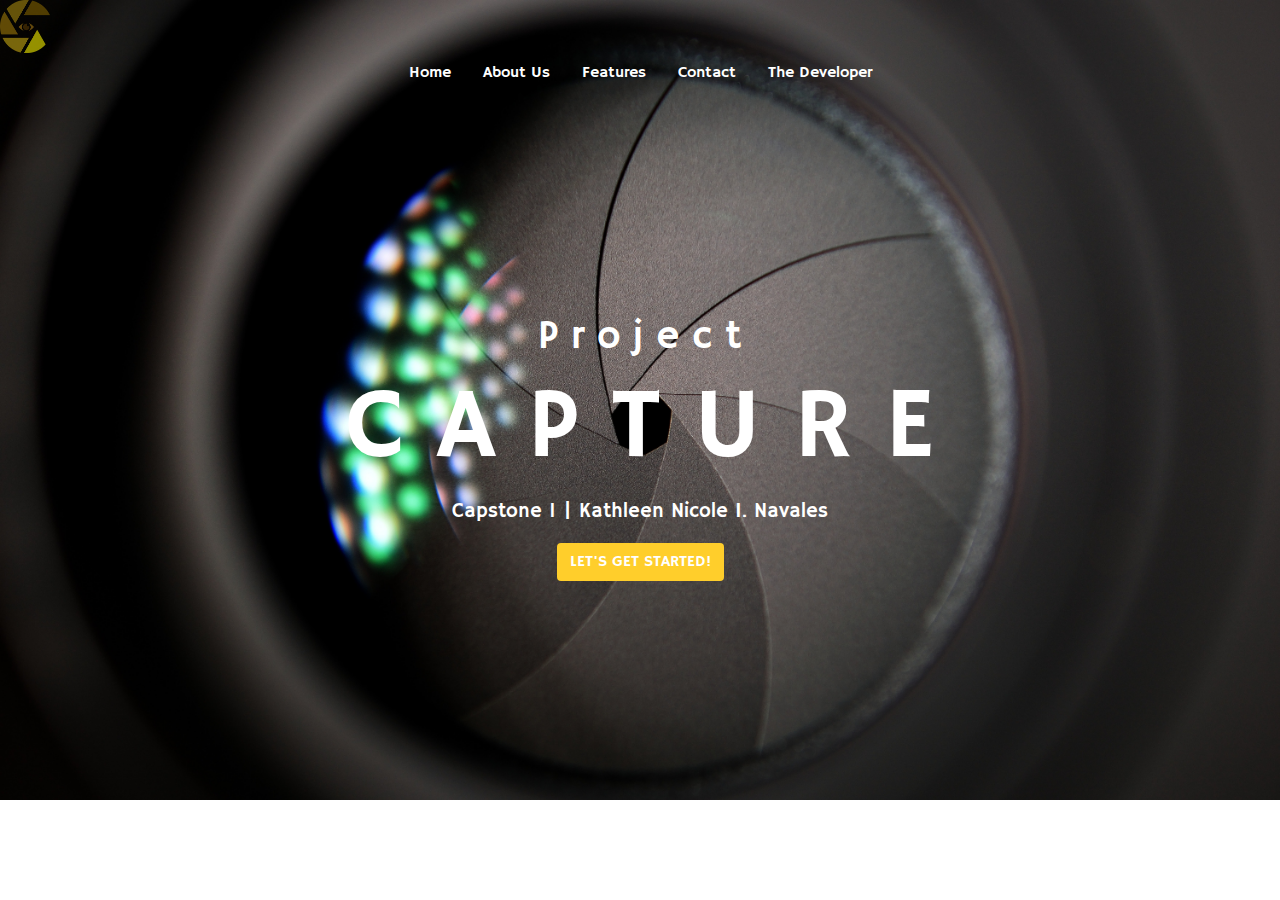
<file: index.html>
<!DOCTYPE html>
<html>
<head>
	<meta charset="utf-8">
	<meta name= "viewport" content= "width=device-width, initial-scale=1.0, maximum-scale=1.0">
	<meta http-equiv="1.0, maximum-scale=1.0">
	<meta http-equiv="X-UA-Compatible" content="IE-Edge">

	<title>Capture : Kathleen Navales</title>
	<link rel="shortcut icon" type="image/x-icon" href="assets/images/captureicon.png">
	<link href="https://fonts.googleapis.com/css?family=Hammersmith+One" rel="stylesheet">
	<link href="https://fonts.googleapis.com/css?family=Questrial" rel="stylesheet">
	<link rel="stylesheet" type="text/css" href="assets/styles/bootstrap.min.css">
	<link rel="stylesheet" type="text/css" href="assets/styles/style.css">
	<link rel="stylesheet" type="text/css" href="assets/styles/animate.css">
</head>

<body>


	<div id="my_landing_container"	>
		
		<!-- NAVIGATION BAR -->
		<header class="masthead mb-auto">
        <div class="inner">
          <a href="index.html"><img src="assets/images/captureicon.png" width="50px"></a>
         
		<nav class="nav nav-masthead justify-content-center">
		<a id="nav_buttons" class="nav-link active" target="_blank" href="home.html">Home</a>
		<a id="nav_buttons"  class="nav-link" href="about.html">About Us</a>
		<a id="nav_buttons" class="nav-link"  href="gallery.html">Features</a>
		<a id="nav_buttons"  class="nav-link" href="contact.html">Contact</a>
		<a id="nav_buttons"  class="nav-link" target="_blank" href="https://kathnavales.github.io/webportfolio/">The Developer</a>
		</nav>

        </div>
      </header>
      <!-- END OF NAVIGATION BAR -->

      	<!-- LANDING PAGE MESSAGE -->
		<main id ="my_land_page" role="main" class="inner cover">
			<h1 class="animated fadeInLeft delay-2s">P r o j e c t</h1>
			<h1 class="my_capture">C A P T U R E</h1>
			<p class="lead">Capstone 1 | Kathleen Nicole I. Navales</p>
			<p class="lead">
				<a id="my_land_btn" href="home.html" class="btn btn-md animated bounceIn delay-3s"" >LET'S GET STARTED!</a>
			</p>
		</main>

	</div>

</body>

	<script src="https://code.jquery.com/jquery-3.3.1.slim.min.js" integrity="sha384-q8i/X+965DzO0rT7abK41JStQIAqVgRVzpbzo5smXKp4YfRvH+8abtTE1Pi6jizo" crossorigin="anonymous"></script>
	<script type="text/javascript" src="assets/js/jquery-3.3.1.min.js"></script>
	<script type="text/javascript" src="assets/js/bootstrap.min.js"></script>
	<script type="text/javascript" src="assets/js/popper.min.js"></script>
	 <link rel="stylesheet" href="https://cdnjs.cloudflare.com/ajax/libs/animate.css/3.7.0/animate.min.css">
</html>
</file>
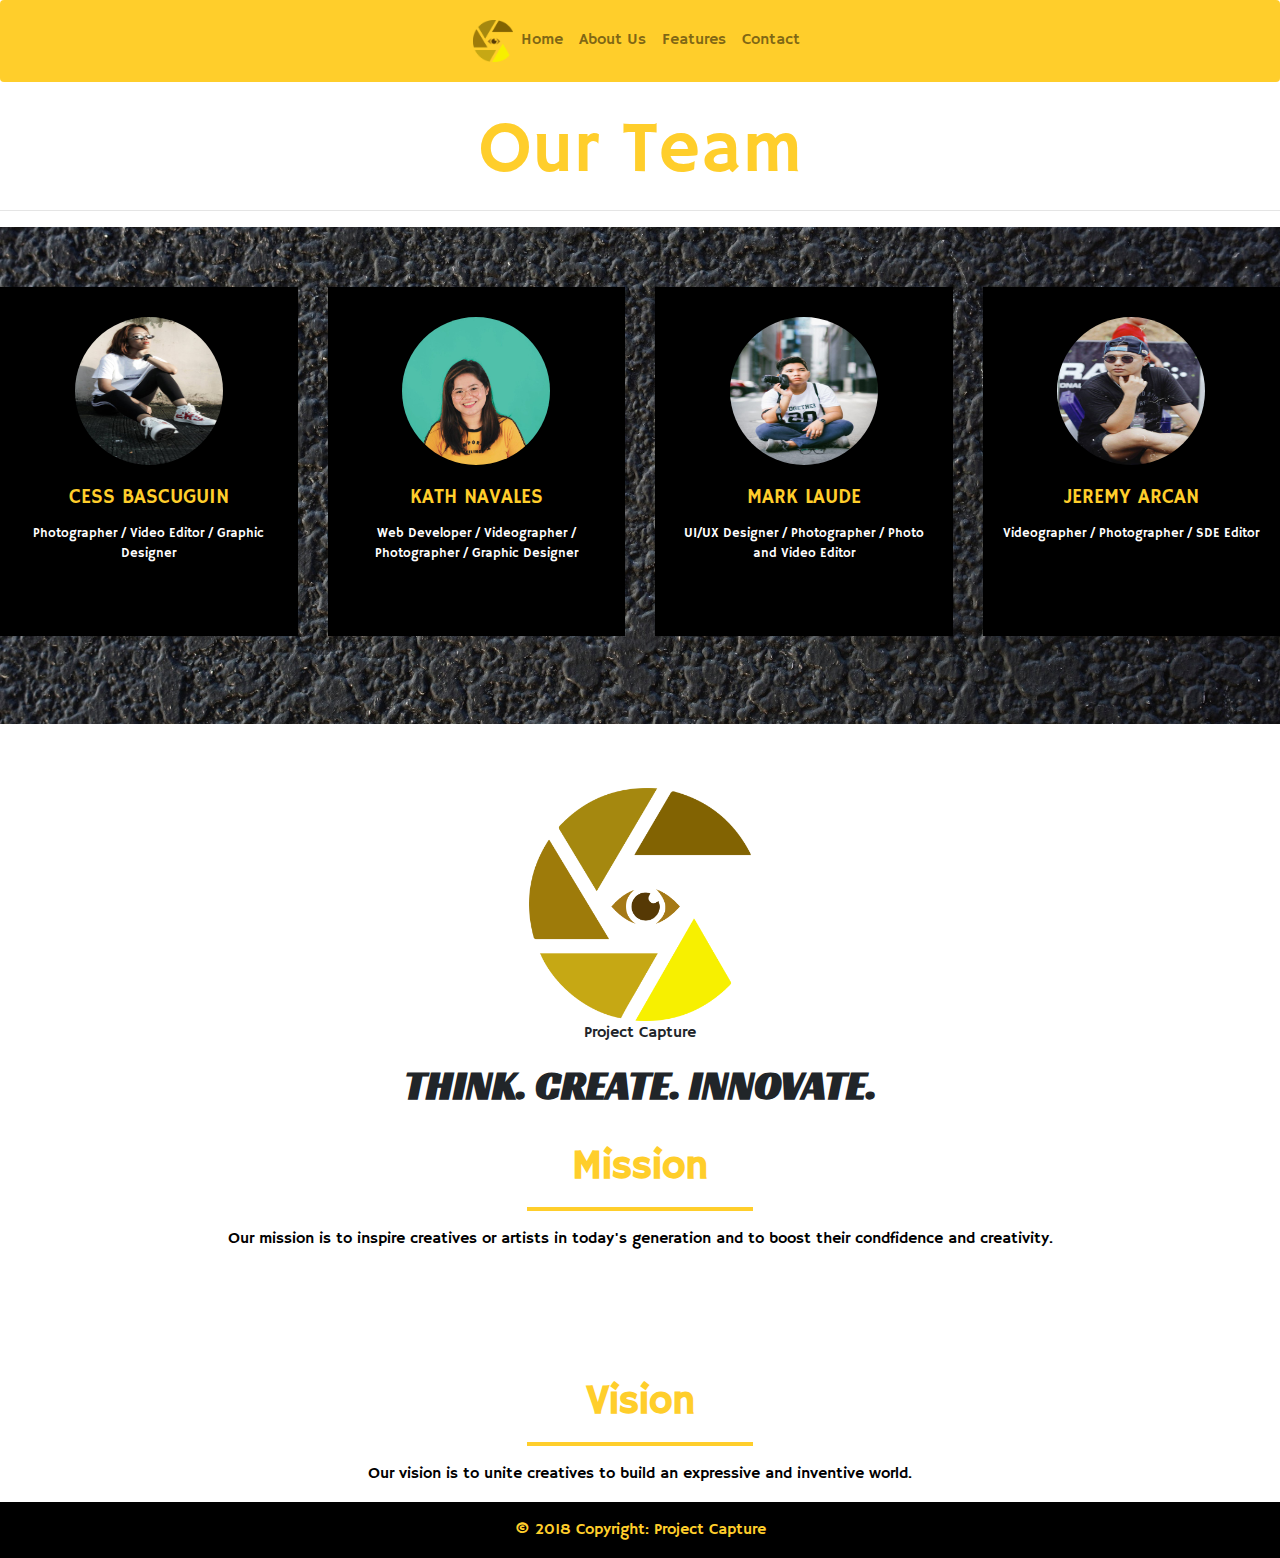
<file: about.html>
<!DOCTYPE html>
<html>
<head>
	<meta charset="utf-8">
	<meta name= "viewport" content= "width=device-width, initial-scale=1.0, maximum-scale=1.0">
	<meta http-equiv="1.0, maximum-scale=1.0">
	<meta http-equiv="X-UA-Compatible" content="IE-Edge">

	<title>About Us Page : Capture</title>

	<link href="https://fonts.googleapis.com/css?family=Hammersmith+One" rel="stylesheet">
  <link href="https://fonts.googleapis.com/css?family=Racing+Sans+One" rel="stylesheet">
	<link rel="shortcut icon" type="image/x-icon" href="assets/images/captureicon.png">
	<link href="https://fonts.googleapis.com/css?family=Questrial" rel="stylesheet">
	<link rel="stylesheet" type="text/css" href="assets/styles/bootstrap.min.css">

	  <!-- Custom CSS -->
    <link href="assets/styles/stylish-portfolio.min.css" rel="stylesheet">

	<link rel="stylesheet" type="text/css" href="assets/styles/style.css">

	
</head>
<body>

<!-- NAVIGATION BAR -->
<nav id="my_navbar" class="navbar-expand-lg navbar-light rounded sticky-top">
       <button class="navbar-toggler" type="button" data-toggle="collapse" data-target="#navbarToggle" aria-controls="navbarToggle" aria-expanded="false" aria-label="Toggle navigation">
        <span class="navbar-toggler-icon">
        </span>
      </button>

        <div id="navbarToggle" class="collapse navbar-collapse justify-content-md-center">
          <ul class="navbar-nav">
            <li class="nav-item active">
              <a href="index.html"><img src="assets/images/captureicon.png" width="40px"></a>
            </li>
            <li class="nav-item">
              <a class="nav-link" class="nav-link active" href="home.html">Home</a>
            </li>
              <li class="nav-item">
              <a class="nav-link" class="nav-link" href="about.html">About Us</a>
            </li>
             <li class="nav-item">
              <a class="nav-link"  class="nav-link"  href="gallery.html">Features</a>
            </li>
            <li class="nav-item">
              <a class="nav-link" href="contact.html">Contact</a>
            </li>
          </ul>
        </div>
</nav>

	<div id ="my_about" class="container">
		<h1 class="display-3">Our Team</h1>
	</div>
  <hr>
  <section class="our-webcoderskull padding-lg">
	 <ul class="row">
      <li class="col-12 col-md-6 col-lg-3">
          <div class="cnt-block equal-hight" style="height: 349px;">
            <figure><img src="assets/images/about/cess.jpg" alt=""></figure>
            <h3><a href="#">Cess Bascuguin</a></h3>
            <p>Photographer / Video Editor / Graphic Designer</p>
          </div>
      </li>
      <li class="col-12 col-md-6 col-lg-3">
          <div class="cnt-block equal-hight" style="height: 349px;">
            <figure><img src="assets/images/about/kath.jpg" class="img-responsive" alt=""></figure>
            <h3><a href="#">Kath Navales</a></h3>
            <p>Web Developer / Videographer / Photographer / Graphic Designer </p>
            <ul class="follow-us clearfix">
              <li><a href="#"><i class="fa fa-facebook" aria-hidden="true"></i></a></li>
              <li><a href="#"><i class="fa fa-twitter" aria-hidden="true"></i></a></li>
              <li><a href="#"><i class="fa fa-linkedin" aria-hidden="true"></i></a></li>
            </ul>
          </div>
      </li>
      <li class="col-12 col-md-6 col-lg-3">
          <div class="cnt-block equal-hight" style="height: 349px;">
            <figure><img src="assets/images/about/mark.jpg" class="img-responsive" alt=""></figure>
            <h3><a href="#">Mark Laude</a></h3>
            <p>UI/UX Designer / Photographer / Photo and Video Editor</p>
            <ul class="follow-us clearfix">
              <li><a href="#"><i class="fa fa-facebook" aria-hidden="true"></i></a></li>
              <li><a href="#"><i class="fa fa-twitter" aria-hidden="true"></i></a></li>
              <li><a href="#"><i class="fa fa-linkedin" aria-hidden="true"></i></a></li>
            </ul>
          </div>
       </li>
      <li class="col-12 col-md-6 col-lg-3">
          <div class="cnt-block equal-hight" style="height: 349px;">
           <figure><img src="assets/images/about/jem.jpg" class="img-responsive" alt=""></figure>
            <h3><a href="#">Jeremy Arcan</a></h3>
            <p>Videographer / Photographer / SDE Editor </p>
            <ul class="follow-us clearfix">
              <li><a href="#"><i class="fa fa-facebook" aria-hidden="true"></i></a></li>
              <li><a href="#"><i class="fa fa-twitter" aria-hidden="true"></i></a></li>
              <li><a href="#"><i class="fa fa-linkedin" aria-hidden="true"></i></a></li>
            </ul>
          </div>
      </li>
    </ul>
</section>

<div id="my_logo" class="container">
	<img src="assets/images/captureicon.png" width="20%">
	<p>Project Capture</p>
</div>

<div id="about_tagline">
  <h1>THINK. CREATE. INNOVATE.</h1>
  </div>

<div id="my_about" class="container">
	<h1 > Mission </h1>
	<hr id="my_hr">
	<p>Our mission is to inspire creatives or artists in today's generation and to boost their condfidence and creativity.</p>
	
	<h1 class="vision"> Vision </h1>
	<hr id="my_hr">
	<p>Our vision is to unite creatives to build an expressive and inventive world.</p>
</div> 

<!-- Footer -->
<footer id="myfooter" class="page-footer">

  <!-- Copyright -->
  <div id="my_footer" class="footer-copyright text-center py-3">© 2018 Copyright:
     Project Capture
  </div>
  <!-- Copyright -->

</footer>
<!-- Footer -->

</body>
	<script type="text/javascript" src="assets/js/jquery-3.3.1.min.js"></script>
	<script type="text/javascript" src="assets/js/bootstrap.min.js"></script>
	<script type="text/javascript" src="assets/js/popper.min.js"></script>
	  <!-- Custom scripts for this template -->
    <script src="assets/js/stylish-portfolio.min.js"></script>
</html>
</file>
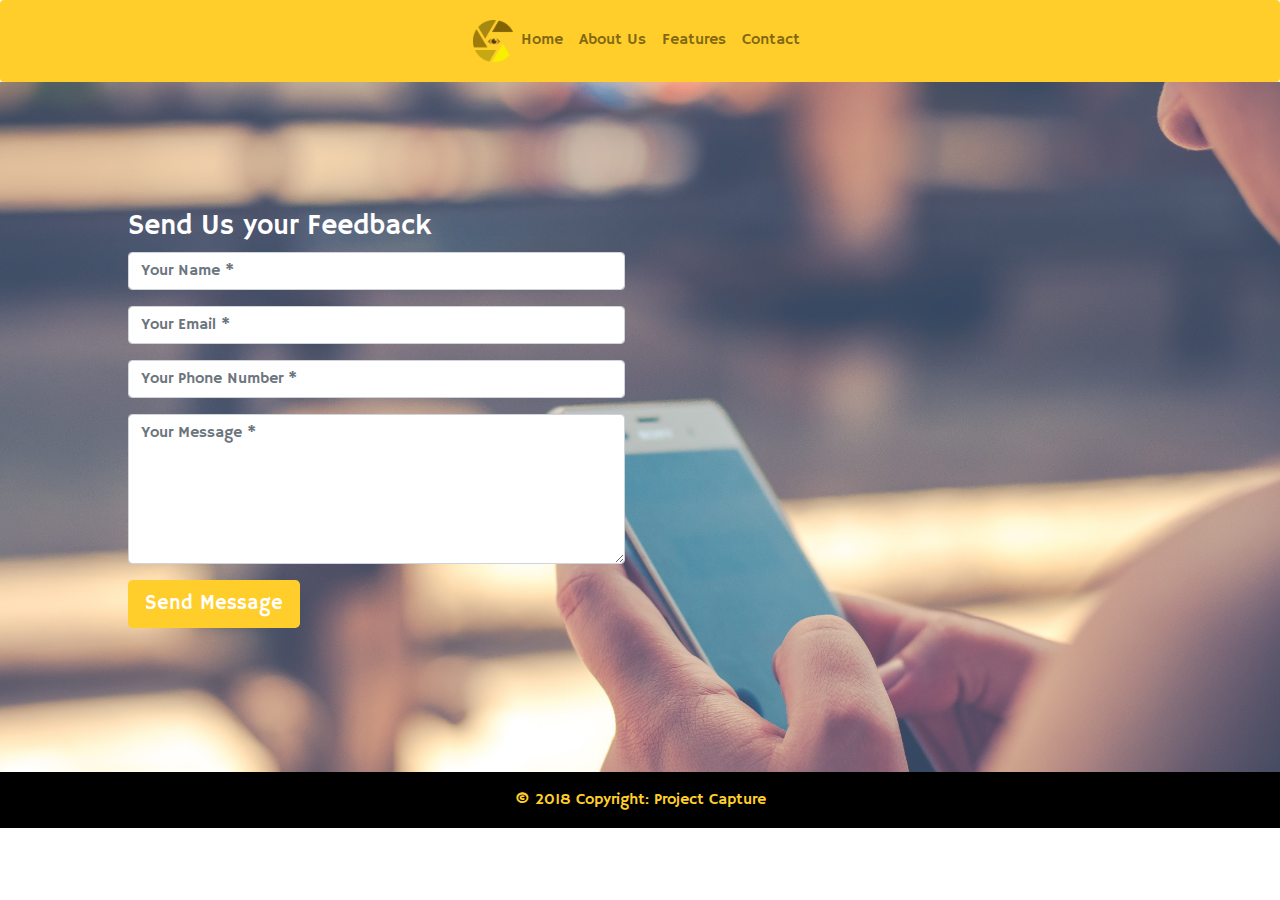
<file: contact.html>
<!DOCTYPE html>
<html>
<head>
	<meta charset="utf-8">
	<meta name= "viewport" content= "width=device-width, initial-scale=1.0, maximum-scale=1.0">
	<meta http-equiv="1.0, maximum-scale=1.0">
	<meta http-equiv="X-UA-Compatible" content="IE-Edge">

	<title>Contact Us Page : Capture</title>

	<link href="https://fonts.googleapis.com/css?family=Hammersmith+One" rel="stylesheet">
	<link rel="shortcut icon" type="image/x-icon" href="assets/images/captureicon.png">
	<link href="https://fonts.googleapis.com/css?family=Questrial" rel="stylesheet">
	<link rel="stylesheet" type="text/css" href="assets/styles/bootstrap.min.css">
	<link rel="stylesheet" type="text/css" href="assets/styles/style.css">

	<link rel="stylesheet" href="https://maxcdn.bootstrapcdn.com/bootstrap/4.0.0/css/bootstrap.min.css" integrity="sha384-Gn5384xqQ1aoWXA+058RXPxPg6fy4IWvTNh0E263XmFcJlSAwiGgFAW/dAiS6JXm" crossorigin="anonymous">
</head>

<body>
<!-- NAVIGATION BAR -->
<nav id="my_navbar" class="navbar-expand-lg navbar-light rounded sticky-top">
       <button class="navbar-toggler" type="button" data-toggle="collapse" data-target="#navbarToggle" aria-controls="navbarToggle" aria-expanded="false" aria-label="Toggle navigation">
        <span class="navbar-toggler-icon">
        </span>
      </button>

        <div id="navbarToggle" class="collapse navbar-collapse justify-content-md-center">
          <ul class="navbar-nav">
            <li class="nav-item active">
              <a href="index.html"><img src="assets/images/captureicon.png" width="40px"></a>
            </li>
            <li class="nav-item">
              <a class="nav-link" class="nav-link active" href="home.html">Home</a>
            </li>
              <li class="nav-item">
              <a class="nav-link" class="nav-link" href="about.html">About Us</a>
            </li>
             <li class="nav-item">
              <a class="nav-link"  class="nav-link"  href="gallery.html">Features</a>
            </li>
            <li class="nav-item">
              <a class="nav-link" href="contact.html">Contact</a>
            </li>
          </ul>
        </div>
</nav>

<div id="my_contact_form">

	<form id ="my_form" method="post">

		<h3>Send Us your Feedback</h3>
		<div class="row">
			<div class="col-md-6">
				<div class="form-group">
					<input type="text" name="txtName" class="form-control" placeholder="Your Name *" value="" />
				</div>
				<div class="form-group">
					<input type="text" name="txtEmail" class="form-control" placeholder="Your Email *" value="" />
				</div>
				<div class="form-group">
					<input type="text" name="txtPhone" class="form-control" placeholder="Your Phone Number *" value="" />
				</div>
				<div class="form-group">
					<textarea name="txtMsg" class="form-control" placeholder="Your Message *" style="width: 100%; height: 150px;"></textarea>
				</div>
				<div class="form-group">
					<input id = "btn_submit_con" type="submit" name="btnSubmit" class="btn btn-lg" value="Send Message" />
				</div>
			</div>
			<div class="col-md-6">
				<iframe src="https://www.google.com/maps/embed?pb=!1m18!1m12!1m3!1d3863.675390649239!2d120.9906414143868!3d14.445861484723864!2m3!1f0!2f0!3f0!3m2!1i1024!2i768!4f13.1!3m3!1m2!1s0x3397ce0183950089%3A0xe09d11357c3f0675!2sURCI+Townhomes!5e0!3m2!1sfil!2sph!4v1544439679966" frameborder="0" allowfullscreen></iframe>

			</div>
		</div>

	</form>
</div>


</div>
<!-- Footer -->
<footer id="myfooter" class="page-footer">

  <!-- Copyright -->
  <div id="my_footer" class="footer-copyright text-center py-3">© 2018 Copyright:
     Project Capture
  </div>
  <!-- Copyright -->

</footer>
<!-- Footer -->
</body>
		<script type="text/javascript" src="assets/js/jquery-3.3.1.min.js"></script>
		<script type="text/javascript" src="assets/js/bootstrap.min.js"></script>
		<script type="text/javascript" src="assets/js/popper.min.js"></script>
		<script src="//netdna.bootstrapcdn.com/bootstrap/3.2.0/js/bootstrap.min.js"></script>
		<script src="//code.jquery.com/jquery-1.11.1.min.js"></script>
		<script src="https://maxcdn.bootstrapcdn.com/bootstrap/4.0.0/js/bootstrap.min.js" integrity="sha384-JZR6Spejh4U02d8jOt6vLEHfe/JQGiRRSQQxSfFWpi1MquVdAyjUar5+76PVCmYl" crossorigin="anonymous"></script>
<html>
</file>
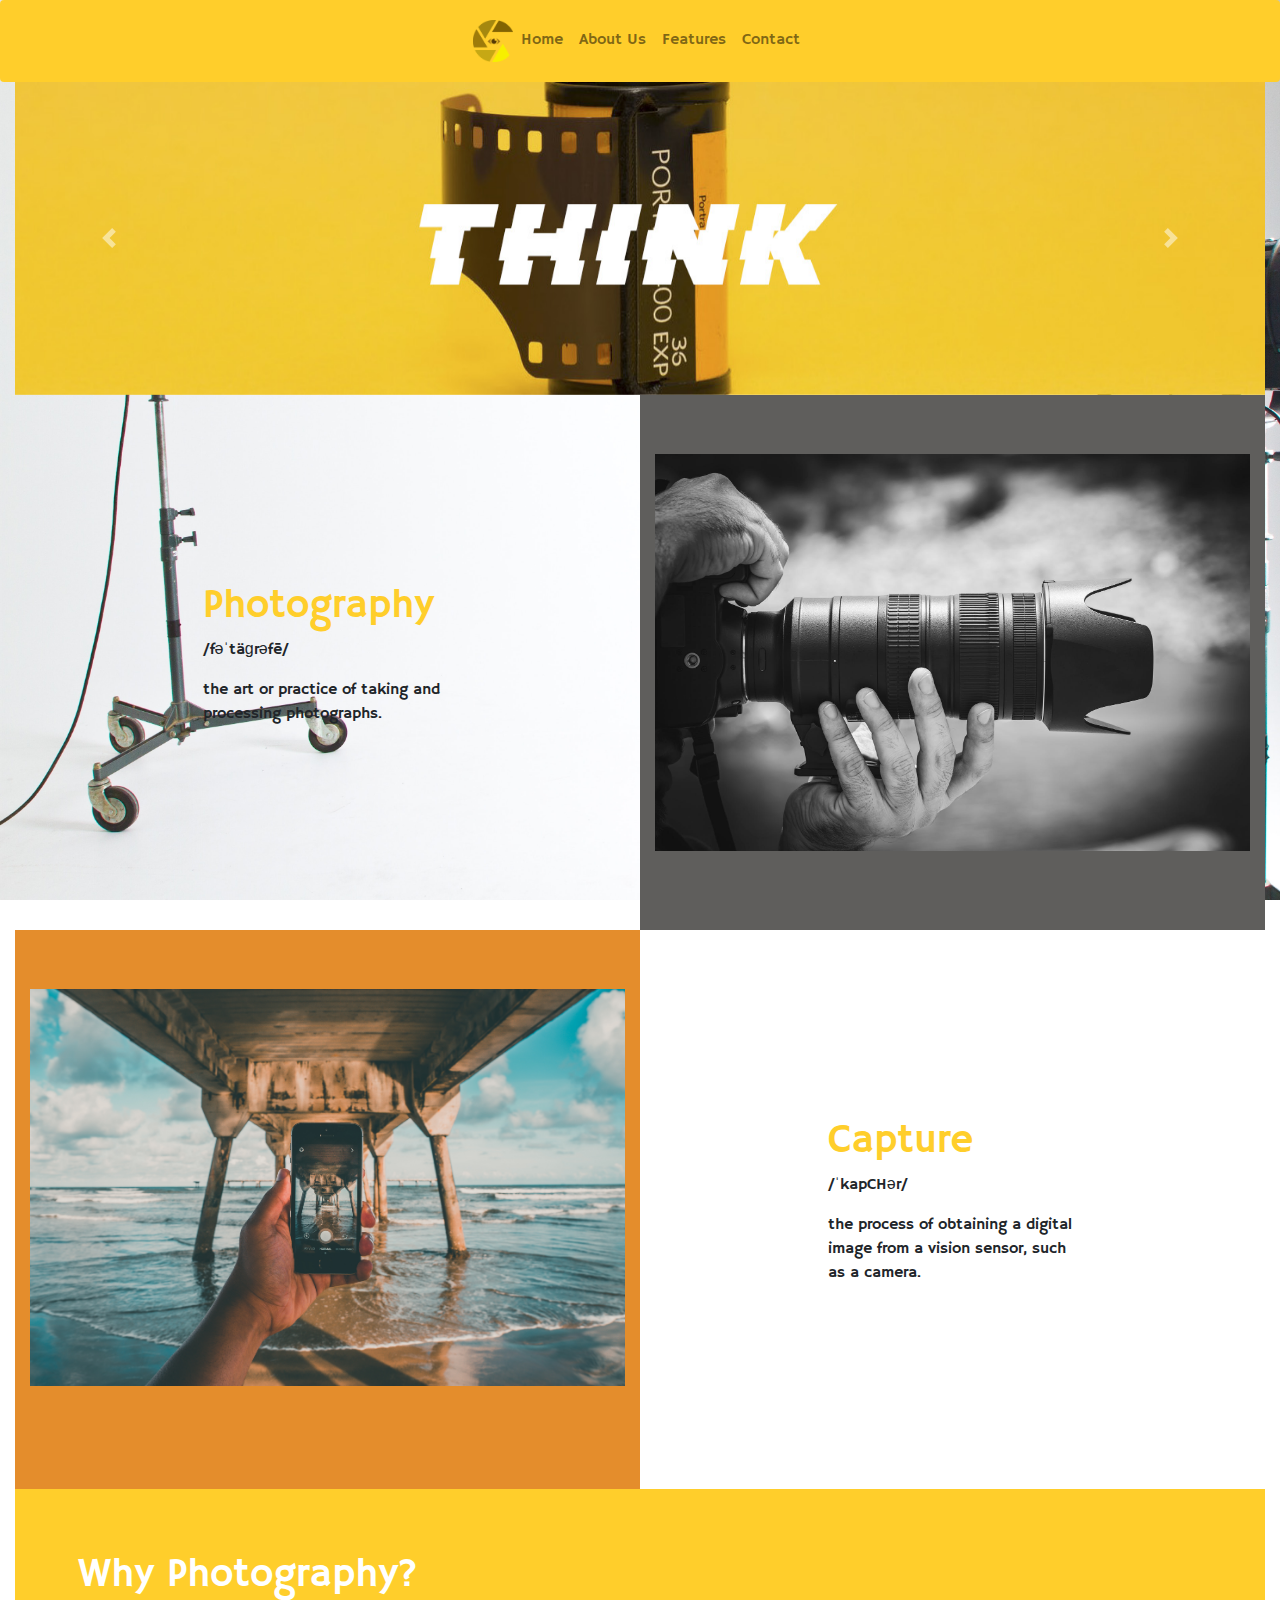
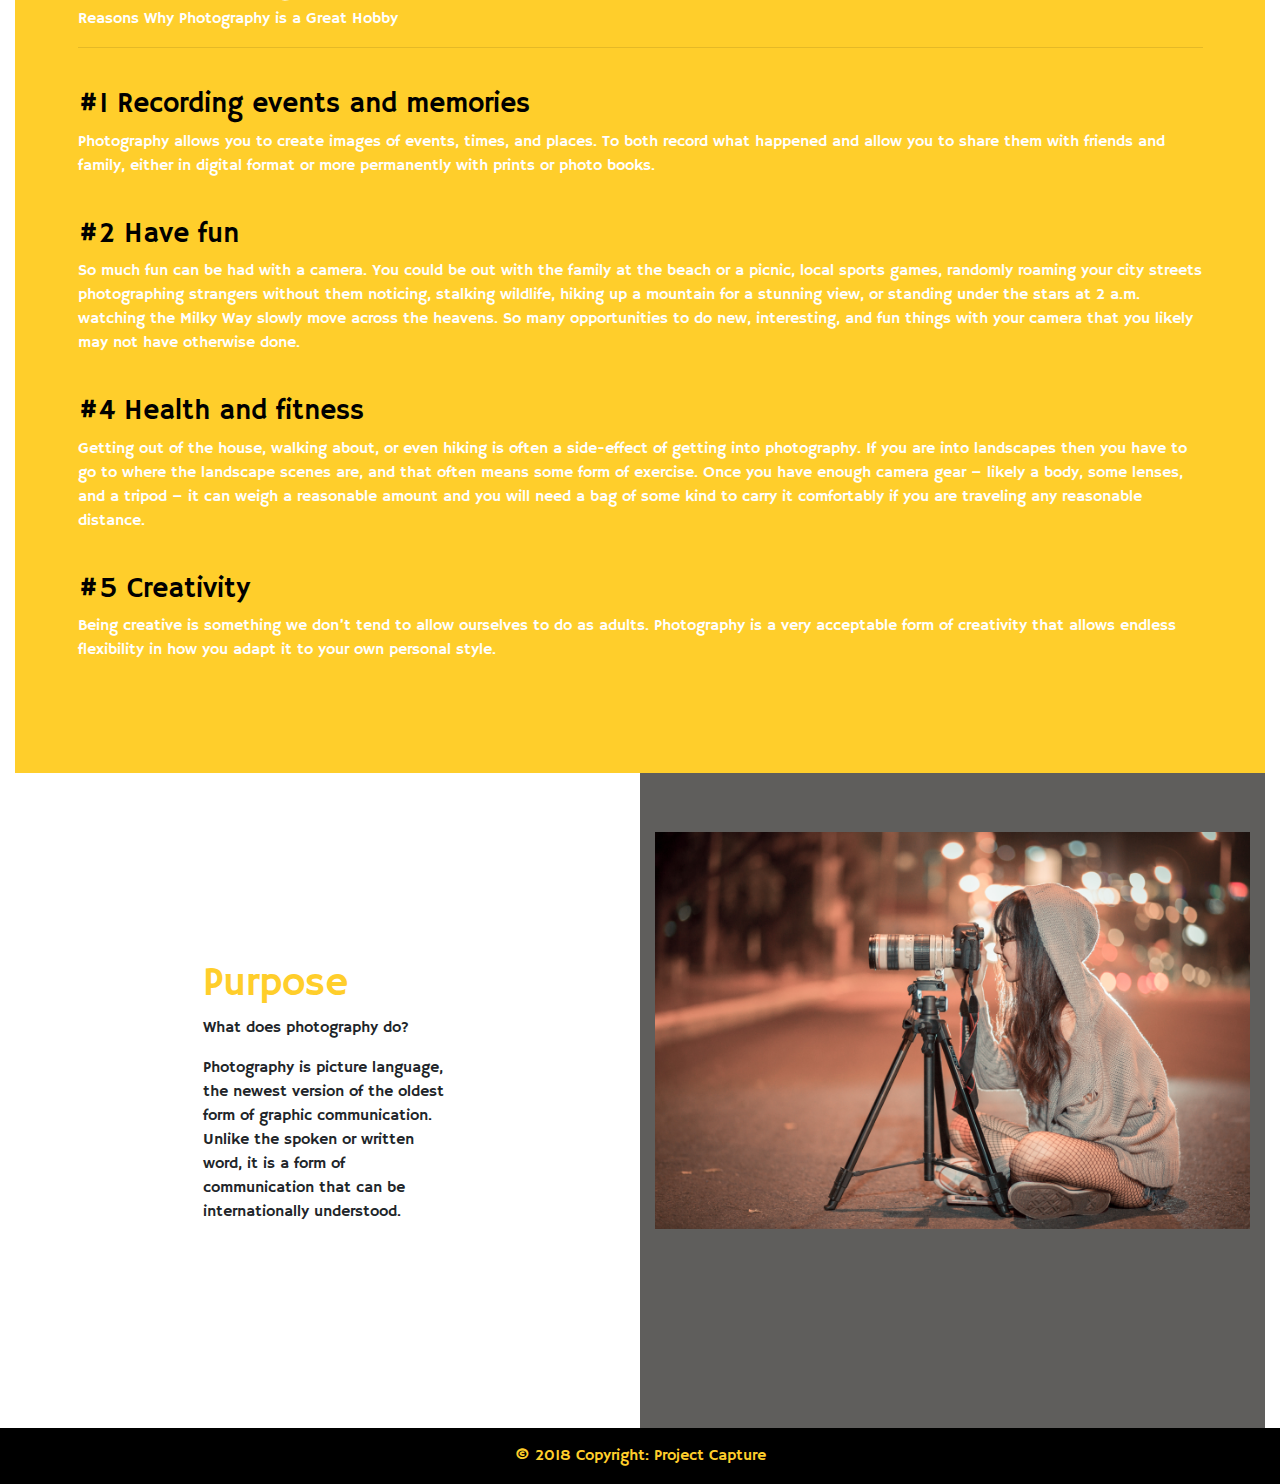
<file: home.html>
<!DOCTYPE html>
<html>
<head>
	<meta charset="utf-8">
	<meta name= "viewport" content= "width=device-width, initial-scale=1.0, maximum-scale=1.0">
	<meta http-equiv="1.0, maximum-scale=1.0">
	<meta http-equiv="X-UA-Compatible" content="IE-Edge">

	<title>Home Page : Capture</title>
  <link rel="shortcut icon" type="image/x-icon" href="assets/images/captureicon.png">
	<link href="https://fonts.googleapis.com/css?family=Hammersmith+One" rel="stylesheet">

	<link href="https://fonts.googleapis.com/css?family=Questrial" rel="stylesheet">
	<link rel="stylesheet" type="text/css" href="assets/styles/bootstrap.min.css">
	<link rel="stylesheet" type="text/css" href="assets/styles/style.css">

	
</head>

<body id ="body_home">

<!-- NAVIGATION BAR -->
<nav id="my_navbar" class="navbar-expand-lg navbar-light rounded sticky-top">
       <button class="navbar-toggler" type="button" data-toggle="collapse" data-target="#navbarToggle" aria-controls="navbarToggle" aria-expanded="false" aria-label="Toggle navigation">
        <span class="navbar-toggler-icon">
        </span>
      </button>

        <div id="navbarToggle" class="collapse navbar-collapse justify-content-md-center">
          <ul class="navbar-nav">
            <li class="nav-item active">
              <a href="index.html"><img src="assets/images/captureicon.png" width="40px"></a>
            </li>
            <li class="nav-item">
              <a class="nav-link" class="nav-link active" href="home.html">Home</a>
            </li>
              <li class="nav-item">
              <a class="nav-link" class="nav-link" href="about.html">About Us</a>
            </li>
             <li class="nav-item">
              <a class="nav-link"  class="nav-link"  href="gallery.html">Features</a>
            </li>
            <li class="nav-item">
              <a class="nav-link" href="contact.html">Contact</a>
            </li>
          </ul>
        </div>
</nav>
<!-- END OF NAVIGATION BAR -->


<div class="container-fluid">
<!-- CAROUSEL -->
<div id="carouselExampleControls" class="carousel slide" data-ride="carousel">
  <div class="carousel-inner">
    <div class="carousel-item active">
      <img class="d-block w-100" src="assets/images/carousel/1.jpg" alt="First slide">
    </div>
    <div class="carousel-item">
      <img class="d-block w-100" src="assets/images/carousel/2.jpg" alt="Second slide">
    </div>
    <div class="carousel-item">
      <img class="d-block w-100" src="assets/images/carousel/3.jpg" alt="Third slide">
    </div>
  </div>
  <a class="carousel-control-prev" href="#carouselExampleControls" role="button" data-slide="prev">
    <span class="carousel-control-prev-icon" aria-hidden="true"></span>
    <span class="sr-only">Previous</span>
  </a>
  <a class="carousel-control-next" href="#carouselExampleControls" role="button" data-slide="next">
    <span class="carousel-control-next-icon" aria-hidden="true"></span>
    <span class="sr-only">Next</span>
  </a>
</div>
<!-- END OF CAROUSEL -->

<div id="home_content" class="container-fluid">

<div class="row">
  <div id = "left_col" class="col-lg-6 col-md-12">
    <h1 class="abouth1">Photography</h1>
    <p>/fəˈtäɡrəfē/</p>
    <p>the art or practice of taking and processing photographs.</p>
  </div>
  <div id="right_col1" class="col-lg-6 col-md-12">
    <img id = "homepic" src="assets/images/home-1.jpeg">
  </div>
</div>
<div class="row">
  <div id="right_col2" class="col-lg-6 col-md-12">
    <img id = "homepic" src="assets/images/home-2.jpg">
  </div>
  <div id = "left_col" class="col-lg-6 col-md-12">
    <h1 class="abouth1">Capture</h1>
    <p>/ˈkapCHər/</p>
    <p>the process of obtaining a digital image from a vision sensor, such as a camera.</p>
  </div>
   </div>
   <div class="row">
  <div id = "left_col1" class="col-lg-12 col-md-12">
  <h1 class="about_h1">Why Photography?</h1>
   <p>Reasons Why Photography is a Great Hobby</p>
   <hr>
    <br>
    <h3>#1 Recording events and memories</h3>
    <p>Photography allows you to create images of events, times, and places. To both record what happened and allow you to share them with friends and family, either in digital format or more permanently with prints or photo books. </p>

    <br>
    <h3>#2 Have fun</h3>
    <p>So much fun can be had with a camera. You could be out with the family at the beach or a picnic, local sports games, randomly roaming your city streets photographing strangers without them noticing, stalking wildlife, hiking up a mountain for a stunning view, or standing under the stars at 2 a.m. watching the Milky Way slowly move across the heavens. So many opportunities to do new, interesting, and fun things with your camera that you likely may not have otherwise done.</p>

    <br>
    <h3>#4 Health and fitness</h3>
    <p>Getting out of the house, walking about, or even hiking is often a side-effect of getting into photography. If you are into landscapes then you have to go to where the landscape scenes are, and that often means some form of exercise. Once you have enough camera gear – likely a body, some lenses, and a tripod – it can weigh a reasonable amount and you will need a bag of some kind to carry it comfortably if you are traveling any reasonable distance.</p>

    <br>
    <h3>#5 Creativity</h3>
    <p>Being creative is something we don’t tend to allow ourselves to do as adults. Photography is a very acceptable form of creativity that allows endless flexibility in how you adapt it to your own personal style.  </p>

    <br>
    <h3></h3>

  </div>
</div>

<div class="row">
  <div id = "left_col" class="col-lg-6 col-md-12">
    <h1 class="abouth1">Purpose</h1>
    <p>What does photography do?</p>
    <p>Photography is picture language, the newest version of the oldest form of graphic communication. Unlike the spoken or written word, it is a form of communication that can be internationally understood.</p>
  </div>
  <div id="right_col1" class="col-lg-6 col-md-12">
    <img id = "homepic" src="assets/images/home-3.jpg">
  </div>
</div>


</div>


</div>
<!-- Footer -->
<footer id="myfooter" class="page-footer">

  <!-- Copyright -->
  <div id="my_footer" class="footer-copyright text-center py-3">© 2018 Copyright:
     Project Capture
  </div>
  <!-- Copyright -->

</footer>
<!-- Footer -->
</body>
			
			<script type="text/javascript" src="assets/js/jquery-3.3.1.min.js"></script>
			<script type="text/javascript" src="assets/js/bootstrap.min.js"></script>
			<script type="text/javascript" src="assets/js/popper.min.js"></script>
		
</html>
</file>
<file: assets/styles/style.css>
* {
	font-family: 'Hammersmith One', sans-serif;
}


#my_navbar {
	background-color: #FFCE2B;
	color: white;
	padding: 20px;
}

#navbar-nav {
	padding: 30px 20px 20px 0px;
}

#nav_buttons {
	color: white;
}

a:hover { 
   	color: #FFCE2B;
    opacity: 0.6;
}

#my_landing_container {
	padding: 0px;
	height: 800px;
	background-image: url("../images/temp-langbg.jpg");
	width: 100%;
	background-repeat: no-repeat, repeat;
	background-size: cover;
}

#my_land_page {
	text-align: center;
	color: white;
	padding-top: 220px;
}

#my_land_btn {
	background-color: #FFCE2B;
	color: white;
}

.my_capture {
	font-size: 100px;
}

h3 {
	color: white;
}

#my_carousel {
	background-color: gray;
	position: absolute;
	width: 100%;
	height: 30%;
}
 
 #carousel_img {
 	width: 100%;
 	height: 20%;
 	background-repeat: no-repeat, repeat;
	background-size:cover;
 }

  #my_carousel_caption {
 	position: fixed;
 	top: 30%;
 	bottom: 30%;

 }

 #my_contact_form {
 	background-image: url("../images/contact_bg.jpg");
 	background-repeat: no-repeat, repeat;
	background-size: cover;
 	padding: 10%;
 	color: white;
 }

 iframe {
 	width: 100%;
 	height: 100%;
 }

 #btn_submit_con {
 	background-color: #FFCE2B;
 	color: white;
 }

#my_home_con {
	background-image: url("../images/content_bg1.jpg");
	background-repeat: no-repeat, repeat;
	background-size: cover;
	position: fixed;
	width: 100%;
	height: 100%;
	color: white;
}

#body_home {
	background-image: url("../images/home-bg.jpg");
	background-size: cover;
	background-attachment: fixed;
}

.abouth1 {
	color: #FFCE2B;
}

.about_h1 {
	color: white;
}
#my_about {
	padding-top: 2%;
	text-align: center;
	color: #FFCE2B;
}

#my_about > p {
	color: black;
}

#about_tagline {
	font-family: 'Racing Sans One', cursive;
	text-align: center;
}

#my_logo {
	padding-top: 5%;
	text-align: center;
}



#my_gallery{
	/*background-image: url("../images/gallery/gallery-bg.jpg");*/
	background-size: cover;
	background-attachment: fixed;
	padding-top: 3%;
	text-align: center;
	color: #FFCE2B;
}


#left_col {
	 padding: 15%;
}

#left_col1 {
	 padding: 5%;
	 background-color: #FFCE2B;
	 color: white;
}

div > h3 {
	color: black;
}

#right_col1 {
	background-color: #5f5e5c;	
}

#right_col2 {
	background-color: #e48d2c;
}

#homepic {
	padding-top: 10%;
	width: 100%;
}
.row.heading h2 {
    color: #fff;
    font-size: 52.52px;
    line-height: 95px;
    font-weight: 400;
    text-align: center;
    margin: 0 0 40px;
    padding-bottom: 20px;
    text-transform: uppercase;
}
ul{
  margin:0;
  padding:0;
  list-style:none;
}
.heading.heading-icon {
    display: block;
}
.padding-lg {
	display: block;
	padding-top: 60px;
	padding-bottom: 60px;
}
.practice-area.padding-lg {
    padding-bottom: 55px;
    padding-top: 55px;
}
.practice-area .inner{ 
     border:1px solid #999999; 
	 text-align:center; 
	 margin-bottom:28px; 
	 padding:40px 25px;
}
.our-webcoderskull .cnt-block:hover {
    box-shadow: 0px 0px 10px rgba(0,0,0,0.3);
    border: 0;
}
.practice-area .inner h3{ 
    color:#3c3c3c; 
	font-size:24px; 
	font-weight:500;
	font-family: 'Poppins', sans-serif;
	padding: 10px 0;
}
.practice-area .inner p{ 
    font-size:14px; 
	line-height:22px; 
	font-weight:400;
}
.practice-area .inner img{
	display:inline-block;
}


.our-webcoderskull{
  background: url("../images/gallery/gallery-bg.jpg") no-repeat center top / cover;
  background-size: cover;
  background-attachment: fixed;
}
.our-webcoderskull .cnt-block{ 
   float:left; 
   width:100%; 
   background:black; 
   padding:30px 20px; 
   text-align:center; 
   margin: 0 0 28px;


}
.our-webcoderskull .cnt-block figure{
   width:148px; 
   height:148px; 
   border-radius:100%; 
   display:inline-block;
   margin-bottom: 15px;
}
.our-webcoderskull .cnt-block img{ 
   width:148px; 
   height:148px; 
   border-radius:100%; 

}
.our-webcoderskull .cnt-block h3{ 
   color:#2a2a2a; 
   font-size:20px; 
   font-weight:500; 
   padding:6px 0;
   text-transform:uppercase;
}
.our-webcoderskull .cnt-block h3 a{
  text-decoration:none;
  color: #FFCE2B;
}
.our-webcoderskull .cnt-block h3 a:hover{
	color:#337ab7;
}
.our-webcoderskull .cnt-block p{ 
   color: white; 
   font-size:13px; 
   line-height:20px; 
   font-weight:400;
}
.our-webcoderskull .cnt-block .follow-us{
	margin:20px 0 0;
}
.our-webcoderskull .cnt-block .follow-us li{ 
    display:inline-block; 
	width:auto; 
	margin:0 5px;
}
.our-webcoderskull .cnt-block .follow-us li .fa{ 
   font-size:24px; 
   color:#767676;
}
.our-webcoderskull .cnt-block .follow-us li .fa:hover{ 
   color:#025a8e;
}

#my_hr {
	width: 20%;
	border: 2px solid #FFCE2B;
}

#my_hr1 {
	width: 20%;
	border: 2px solid black;

}

.vision {
	padding-top: 10%;
}

#myfooter {
	background-color: black;
}
#my_footer {
	color: #FFCE2B;
}
</file>
<file: assets/styles/stylish-portfolio.min.css>
/*!
 * Start Bootstrap - Stylish Portfolio v5.0.1 (https://startbootstrap.com/template-overviews/stylish-portfolio)
 * Copyright 2013-2018 Start Bootstrap
 * Licensed under MIT (https://github.com/BlackrockDigital/startbootstrap-stylish-portfolio/blob/master/LICENSE)
 */body,html{width:100%;height:100%}body{font-family:'Source Sans Pro'}.btn-xl{padding:1.25rem 2.5rem}.content-section{padding-top:7.5rem;padding-bottom:7.5rem}.content-section-heading h2{font-size:3rem}.content-section-heading h3{font-size:1rem;text-transform:uppercase}h1,h2,h3,h4,h5,h6{font-weight:700}.text-faded{color:rgba(255,255,255,.7)}.map{height:30rem}@media (max-width:992px){.map{height:75%}}.map iframe{pointer-events:none}.scroll-to-top{position:fixed;right:15px;bottom:15px;display:none;width:50px;height:50px;text-align:center;color:#fff;background:rgba(52,58,64,.5);line-height:45px}.scroll-to-top:focus,.scroll-to-top:hover{color:#fff}.scroll-to-top:hover{background:#343a40}.scroll-to-top i{font-weight:800}.masthead{min-height:30rem;position:relative;display:table;width:100%;height:auto;padding-top:8rem;padding-bottom:8rem;background:-webkit-gradient(linear,left top,right top,from(rgba(255,255,255,.1)),to(rgba(255,255,255,.1))),url(../img/bg-masthead.jpg);background:linear-gradient(90deg,rgba(255,255,255,.1) 0,rgba(255,255,255,.1) 100%),url(../img/bg-masthead.jpg);background-position:center center;background-repeat:no-repeat;background-size:cover}.masthead h1{font-size:4rem;margin:0;padding:0}@media (min-width:992px){.masthead{height:100vh}.masthead h1{font-size:5.5rem}}#sidebar-wrapper{position:fixed;z-index:2;right:0;width:250px;height:100%;-webkit-transition:all .4s ease 0s;transition:all .4s ease 0s;-webkit-transform:translateX(250px);transform:translateX(250px);background:#1d809f;border-left:1px solid rgba(255,255,255,.1)}.sidebar-nav{position:absolute;top:0;width:250px;margin:0;padding:0;list-style:none}.sidebar-nav li.sidebar-nav-item a{display:block;text-decoration:none;color:#fff;padding:15px}.sidebar-nav li a:hover{text-decoration:none;color:#fff;background:rgba(255,255,255,.2)}.sidebar-nav li a:active,.sidebar-nav li a:focus{text-decoration:none}.sidebar-nav>.sidebar-brand{font-size:1.2rem;background:rgba(52,58,64,.1);height:80px;line-height:50px;padding-top:15px;padding-bottom:15px;padding-left:15px}.sidebar-nav>.sidebar-brand a{color:#fff}.sidebar-nav>.sidebar-brand a:hover{color:#fff;background:0 0}#sidebar-wrapper.active{right:250px;width:250px;-webkit-transition:all .4s ease 0s;transition:all .4s ease 0s}.menu-toggle{position:fixed;right:15px;top:15px;width:50px;height:50px;text-align:center;color:#fff;background:rgba(52,58,64,.5);line-height:50px;z-index:999}.menu-toggle:focus,.menu-toggle:hover{color:#fff}.menu-toggle:hover{background:#343a40}.service-icon{background-color:#fff;color:#1d809f;height:7rem;width:7rem;display:block;line-height:7.5rem;font-size:2.25rem;-webkit-box-shadow:0 3px 3px 0 rgba(0,0,0,.1);box-shadow:0 3px 3px 0 rgba(0,0,0,.1)}.callout{padding:15rem 0;background:-webkit-gradient(linear,left top,right top,from(rgba(255,255,255,.1)),to(rgba(255,255,255,.1))),url(../img/bg-callout.jpg);background:linear-gradient(90deg,rgba(255,255,255,.1) 0,rgba(255,255,255,.1) 100%),url(../img/bg-callout.jpg);background-position:center center;background-repeat:no-repeat;background-size:cover}.callout h2{font-size:3.5rem;font-weight:700;display:block;max-width:30rem}.portfolio-item{display:block;position:relative;overflow:hidden;max-width:530px;margin:auto auto 1rem}.portfolio-item .caption{display:-webkit-box;display:-ms-flexbox;display:flex;height:100%;width:100%;background-color:rgba(33,37,41,.2);position:absolute;top:0;bottom:0;z-index:1}.portfolio-item .caption .caption-content{color:#fff;margin:auto 2rem 2rem}.portfolio-item .caption .caption-content h2{font-size:.8rem;text-transform:uppercase}.portfolio-item .caption .caption-content p{font-weight:300;font-size:1.2rem}@media (min-width:992px){.portfolio-item{max-width:none;margin:0}.portfolio-item .caption{-webkit-transition:-webkit-clip-path .25s ease-out,background-color .7s;-webkit-clip-path:inset(0);clip-path:inset(0)}.portfolio-item .caption .caption-content{-webkit-transition:opacity .25s;transition:opacity .25s;margin-left:5rem;margin-right:5rem;margin-bottom:5rem}.portfolio-item img{-webkit-transition:-webkit-clip-path .25s ease-out;-webkit-clip-path:inset(-1px);clip-path:inset(-1px)}.portfolio-item:hover img{-webkit-clip-path:inset(2rem);clip-path:inset(2rem)}.portfolio-item:hover .caption{background-color:rgba(29,128,159,.9);-webkit-clip-path:inset(2rem);clip-path:inset(2rem)}}footer.footer{padding-top:5rem;padding-bottom:5rem}footer.footer .social-link{display:block;height:4rem;width:4rem;line-height:4.3rem;font-size:1.5rem;background-color:#1d809f;-webkit-transition:background-color .15s ease-in-out;transition:background-color .15s ease-in-out;-webkit-box-shadow:0 3px 3px 0 rgba(0,0,0,.1);box-shadow:0 3px 3px 0 rgba(0,0,0,.1)}footer.footer .social-link:hover{background-color:#155d74;text-decoration:none}a{color:#1d809f}a:active,a:focus,a:hover{color:#155d74}.btn-primary{background-color:#1d809f!important;border-color:#1d809f!important;color:#fff!important}.btn-primary:active,.btn-primary:focus,.btn-primary:hover{background-color:#155d74!important;border-color:#155d74!important}.btn-secondary{background-color:#ecb807!important;border-color:#ecb807!important;color:#fff!important}.btn-secondary:active,.btn-secondary:focus,.btn-secondary:hover{background-color:#ba9106!important;border-color:#ba9106!important}.btn-dark{color:#fff!important}.btn{-webkit-box-shadow:0 3px 3px 0 rgba(0,0,0,.1);box-shadow:0 3px 3px 0 rgba(0,0,0,.1);font-weight:700}.bg-primary{background-color:#1d809f!important}.text-primary{color:#1d809f!important}.text-secondary{color:#ecb807!important}
</file>
